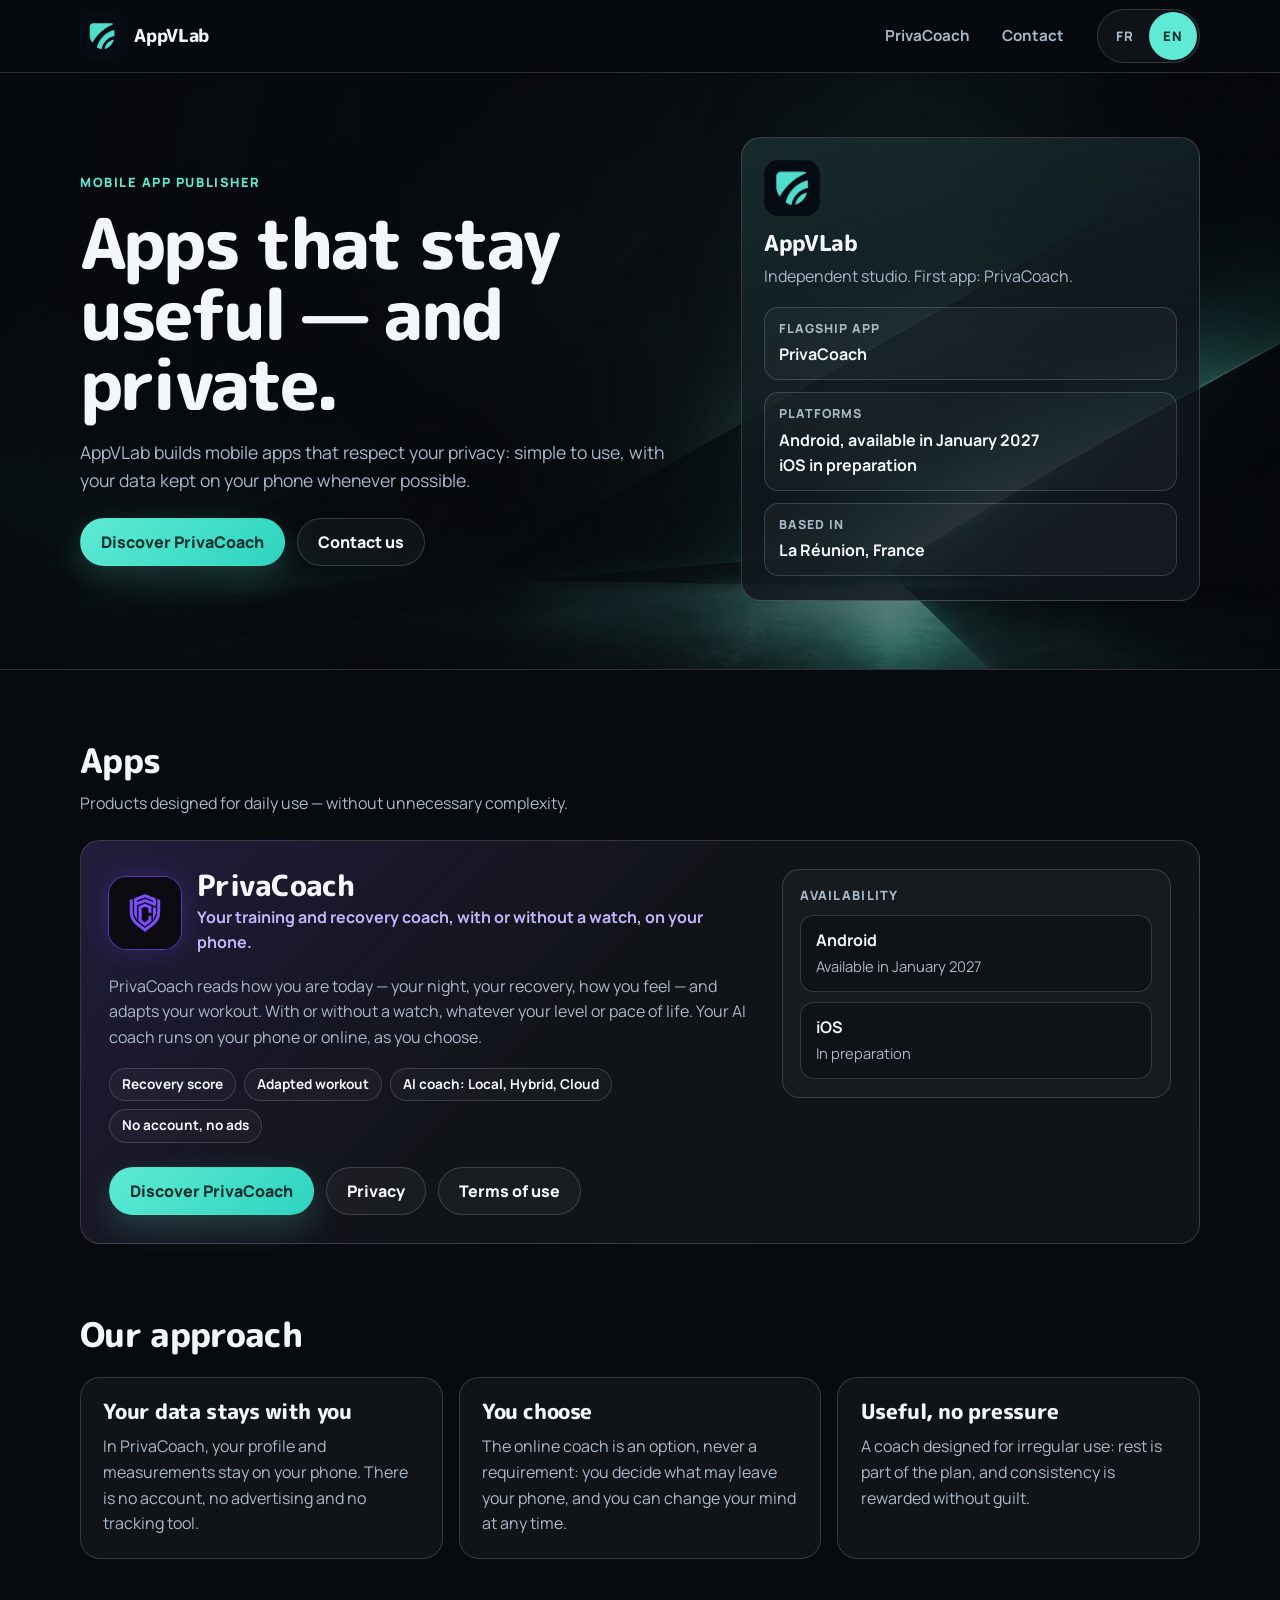
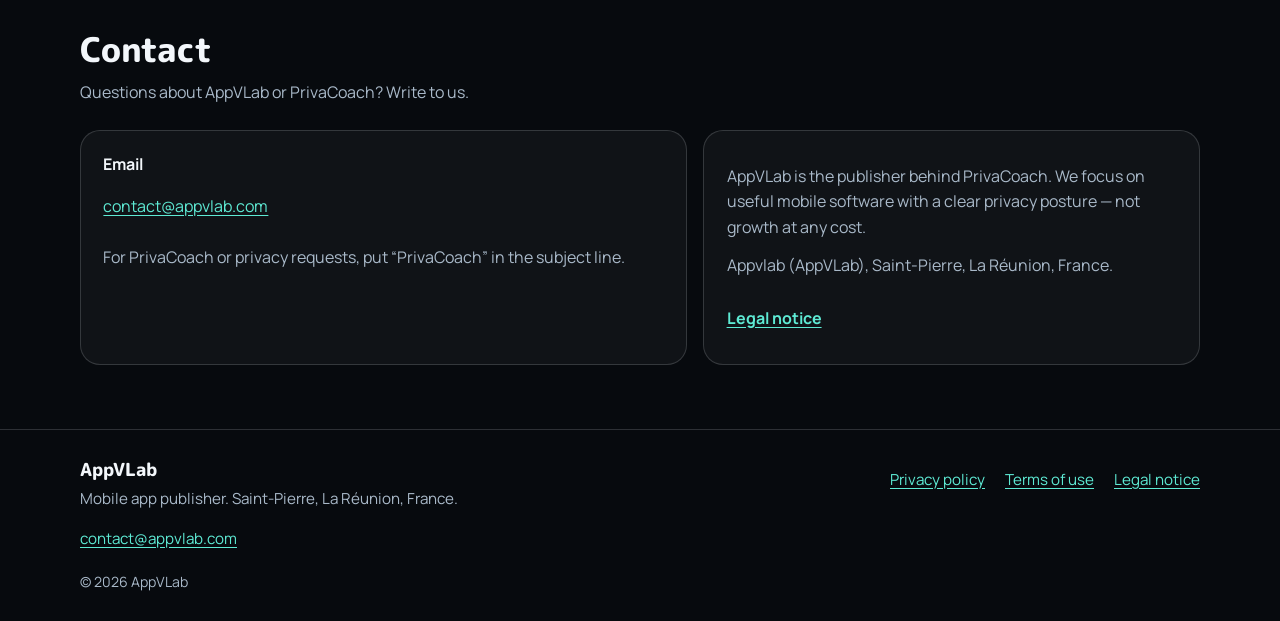
<file: index.html>
<!DOCTYPE html>
<html lang="fr" data-title-fr="AppVLab — Des apps mobiles utiles et privées" data-title-en="AppVLab — Useful, private mobile apps" data-desc-fr="AppVLab, éditeur basé à La Réunion, conçoit des applications mobiles utiles et respectueuses de ta vie privée. Découvre PrivaCoach, ton coach sport et récupération." data-desc-en="AppVLab, a publisher based in La Réunion, France, builds useful mobile apps that respect your privacy. Discover PrivaCoach, your training and recovery coach.">
  <head>
    <meta charset="utf-8" />
    <meta name="viewport" content="width=device-width, initial-scale=1" />
    <title>AppVLab — Des apps mobiles utiles et privées</title>
    <meta name="description" content="AppVLab, éditeur basé à La Réunion, conçoit des applications mobiles utiles et respectueuses de ta vie privée. Découvre PrivaCoach, ton coach sport et récupération." />
    <link rel="canonical" href="https://appvlab.com/" />
    <meta name="color-scheme" content="dark" />
    <meta name="theme-color" content="#070a0e" />
    <meta property="og:type" content="website" />
    <meta property="og:site_name" content="AppVLab" />
    <meta property="og:locale" content="fr_FR" />
    <meta property="og:locale:alternate" content="en_US" />
    <meta property="og:title" content="AppVLab — Des apps mobiles utiles et privées" />
    <meta property="og:description" content="AppVLab, éditeur basé à La Réunion, conçoit des applications mobiles utiles et respectueuses de ta vie privée. Découvre PrivaCoach, ton coach sport et récupération." />
    <meta property="og:url" content="https://appvlab.com/" />
    <meta property="og:image" content="https://appvlab.com/assets/apple-touch-icon.png" />
    <meta name="twitter:card" content="summary" />
    <link rel="icon" href="/assets/favicon-48.png" type="image/png" sizes="48x48" />
    <link rel="apple-touch-icon" href="/assets/apple-touch-icon.png" />
    <link rel="preload" href="/assets/fonts/manrope-latin-var.woff2" as="font" type="font/woff2" crossorigin />
    <link rel="preload" href="/assets/fonts/mplus-rounded-1c-800-latin.woff2" as="font" type="font/woff2" crossorigin />
    <link rel="stylesheet" href="/assets/site.css" />
    <script src="/assets/site.js"></script>
  </head>
  <body data-theme="app">
    <a class="skip-link" href="#contenu"><span data-l="fr">Aller au contenu</span><span data-l="en">Skip to content</span></a>
    <header class="topbar">
      <div class="shell topbar-inner">
        <a class="brand" href="/">
          <img src="/assets/logo-128.png" alt="" width="44" height="44" />
          <span class="brand-name">AppVLab</span>
        </a>
        <nav class="nav" aria-label="Navigation principale" data-aria-fr="Navigation principale" data-aria-en="Main navigation">
          <a href="/privacoach/">PrivaCoach</a>
          <a href="/#contact">Contact</a>
        </nav>
        <div class="lang" role="group" aria-label="Langue / Language">
          <button type="button" data-lang="fr" lang="fr" aria-pressed="true" aria-label="Français">FR</button>
          <button type="button" data-lang="en" lang="en" aria-pressed="false" aria-label="English">EN</button>
        </div>
      </div>
    </header>
    <main id="contenu">
      <section class="hero" id="accueil" aria-label="Présentation d’AppVLab" data-aria-fr="Présentation d’AppVLab" data-aria-en="About AppVLab">
        <div class="shell hero-grid">
          <div>
            <p class="eyebrow"><span data-l="fr">Éditeur d’applications mobiles</span><span data-l="en">Mobile app publisher</span></p>
            <h1><span data-l="fr">Des apps utiles — et privées.</span><span data-l="en">Apps that stay useful — and private.</span></h1>
            <p class="lead"><span data-l="fr">AppVLab conçoit des applications mobiles qui respectent ta vie privée : simples à utiliser, avec tes données sur ton téléphone quand c’est possible.</span><span data-l="en">AppVLab builds mobile apps that respect your privacy: simple to use, with your data kept on your phone whenever possible.</span></p>
            <div class="cta-row">
              <a class="btn btn-primary" href="/privacoach/"><span data-l="fr">Découvrir PrivaCoach</span><span data-l="en">Discover PrivaCoach</span></a>
              <a class="btn btn-ghost" href="#contact"><span data-l="fr">Nous contacter</span><span data-l="en">Contact us</span></a>
            </div>
          </div>
          <aside class="hero-panel" aria-label="À propos d’AppVLab" data-aria-fr="À propos d’AppVLab" data-aria-en="About AppVLab">
            <img class="logo-mark" src="/assets/logo-128.png" alt="" width="56" height="56" />
            <h2>AppVLab</h2>
            <p style="margin-top:.55rem;color:var(--muted)"><span data-l="fr">Studio indépendant. Première application : PrivaCoach.</span><span data-l="en">Independent studio. First app: PrivaCoach.</span></p>
            <dl class="facts">
              <div><dt><span data-l="fr">App phare</span><span data-l="en">Flagship app</span></dt><dd>PrivaCoach</dd></div>
              <div><dt><span data-l="fr">Plateformes</span><span data-l="en">Platforms</span></dt><dd><span data-l="fr">Android, disponible en janvier 2027</span><span data-l="en">Android, available in January 2027</span><br /><span data-l="fr">iOS en préparation</span><span data-l="en">iOS in preparation</span></dd></div>
              <div><dt><span data-l="fr">Basé à</span><span data-l="en">Based in</span></dt><dd><span data-l="fr">La Réunion, France</span><span data-l="en">La Réunion, France</span></dd></div>
            </dl>
          </aside>
        </div>
      </section>

      <div class="shell">
        <section class="section" id="apps" aria-labelledby="apps-title">
          <div class="section-head">
            <h2 id="apps-title"><span data-l="fr">Applications</span><span data-l="en">Apps</span></h2>
            <p><span data-l="fr">Des produits pensés pour le quotidien — sans complexité inutile.</span><span data-l="en">Products designed for daily use — without unnecessary complexity.</span></p>
          </div>
          <article class="app-card">
            <div>
              <div class="app-id">
                <img src="/assets/privacoach-icon-256.png" alt="" width="72" height="72" />
                <div>
                  <h3>PrivaCoach</h3>
                  <p class="tagline"><span data-l="fr">Ton coach sport et récupération, avec ou sans montre, sur ton téléphone.</span><span data-l="en">Your training and recovery coach, with or without a watch, on your phone.</span></p>
                </div>
              </div>
              <p class="body"><span data-l="fr">PrivaCoach lit ta forme du jour — ta nuit, ta récupération, ton ressenti — et adapte ta séance. Avec ou sans montre, quel que soit ton niveau ou ton rythme de vie. Ton coach IA tourne sur ton téléphone ou en ligne, selon ton choix.</span><span data-l="en">PrivaCoach reads how you are today — your night, your recovery, how you feel — and adapts your workout. With or without a watch, whatever your level or pace of life. Your AI coach runs on your phone or online, as you choose.</span></p>
              <ul class="chips">
                <li class="chip"><span data-l="fr">Score de récupération</span><span data-l="en">Recovery score</span></li>
                <li class="chip"><span data-l="fr">Séance adaptée</span><span data-l="en">Adapted workout</span></li>
                <li class="chip"><span data-l="fr">Coach IA : Local, Hybride, Cloud</span><span data-l="en">AI coach: Local, Hybrid, Cloud</span></li>
                <li class="chip"><span data-l="fr">Sans compte, sans publicité</span><span data-l="en">No account, no ads</span></li>
              </ul>
              <div class="cta-row">
                <a class="btn btn-primary" href="/privacoach/"><span data-l="fr">Découvrir PrivaCoach</span><span data-l="en">Discover PrivaCoach</span></a>
                <a class="btn btn-ghost" href="https://privacy.appvlab.com/privacy/?lang=fr"><span data-l="fr">Confidentialité</span><span data-l="en">Privacy</span></a>
                <a class="btn btn-ghost" href="https://privacy.appvlab.com/terms/?lang=fr"><span data-l="fr">CGU</span><span data-l="en">Terms of use</span></a>
              </div>
            </div>
            <div class="side-box">
              <h3><span data-l="fr">Disponibilité</span><span data-l="en">Availability</span></h3>
              <ul>
                <li><b>Android</b><span><span data-l="fr">Disponible en janvier 2027</span><span data-l="en">Available in January 2027</span></span></li>
                <li><b>iOS</b><span><span data-l="fr">En préparation</span><span data-l="en">In preparation</span></span></li>
              </ul>
            </div>
          </article>
        </section>

        <section class="section" id="approche" aria-labelledby="approche-title">
          <div class="section-head">
            <h2 id="approche-title"><span data-l="fr">Notre approche</span><span data-l="en">Our approach</span></h2>
          </div>
          <div class="grid">
            <article class="card"><h3><span data-l="fr">Tes données chez toi</span><span data-l="en">Your data stays with you</span></h3><p><span data-l="fr">Dans PrivaCoach, ton profil et tes mesures restent sur ton téléphone. Il n’y a ni compte, ni publicité, ni outil de suivi.</span><span data-l="en">In PrivaCoach, your profile and measurements stay on your phone. There is no account, no advertising and no tracking tool.</span></p></article>
            <article class="card"><h3><span data-l="fr">Tu choisis</span><span data-l="en">You choose</span></h3><p><span data-l="fr">Le coach en ligne est une option, jamais une obligation : tu décides ce qui peut quitter ton téléphone et tu peux changer d’avis à tout moment.</span><span data-l="en">The online coach is an option, never a requirement: you decide what may leave your phone, and you can change your mind at any time.</span></p></article>
            <article class="card"><h3><span data-l="fr">Utile, sans pression</span><span data-l="en">Useful, no pressure</span></h3><p><span data-l="fr">Un coach pensé pour un usage irrégulier : le repos fait partie du programme et la régularité se récompense sans culpabiliser.</span><span data-l="en">A coach designed for irregular use: rest is part of the plan, and consistency is rewarded without guilt.</span></p></article>
          </div>
        </section>

        <section class="section" id="contact" aria-labelledby="contact-title">
          <div class="section-head">
            <h2 id="contact-title">Contact</h2>
            <p><span data-l="fr">Une question sur AppVLab ou PrivaCoach ? Écris-nous.</span><span data-l="en">Questions about AppVLab or PrivaCoach? Write to us.</span></p>
          </div>
          <div class="contact-grid">
            <div class="card contact-card">
              <strong>Email</strong>
              <a class="email" href="mailto:contact@appvlab.com">contact@appvlab.com</a>
              <p class="hint"><span data-l="fr">Pour PrivaCoach ou la confidentialité, indique « PrivaCoach » dans l’objet.</span><span data-l="en">For PrivaCoach or privacy requests, put “PrivaCoach” in the subject line.</span></p>
            </div>
            <div class="card">
              <p><span data-l="fr">AppVLab est l’éditeur de PrivaCoach. Nous construisons des logiciels mobiles utiles, avec une posture claire sur la vie privée — pas la croissance à tout prix.</span><span data-l="en">AppVLab is the publisher behind PrivaCoach. We focus on useful mobile software with a clear privacy posture — not growth at any cost.</span></p>
              <p style="margin-top:.8rem"><span data-l="fr">Appvlab (AppVLab), Saint-Pierre, La Réunion, France.</span><span data-l="en">Appvlab (AppVLab), Saint-Pierre, La Réunion, France.</span></p>
              <div class="links-row"><a href="/mentions-legales/"><span data-l="fr">Mentions légales</span><span data-l="en">Legal notice</span></a></div>
            </div>
          </div>
        </section>
      </div>
    </main>
    <footer class="site-footer">
      <div class="shell footer-inner">
        <div class="footer-id">
          <p class="footer-name">AppVLab</p>
          <p><span data-l="fr">Éditeur d’applications mobiles. Saint-Pierre, La Réunion, France.</span><span data-l="en">Mobile app publisher. Saint-Pierre, La Réunion, France.</span></p>
          <p><a href="mailto:contact@appvlab.com" class="email">contact@appvlab.com</a></p>
        </div>
        <nav class="footer-links" aria-label="Pied de page" data-aria-fr="Pied de page" data-aria-en="Footer">
          <a href="https://privacy.appvlab.com/privacy/?lang=fr"><span data-l="fr">Politique de confidentialité</span><span data-l="en">Privacy policy</span></a>
          <a href="https://privacy.appvlab.com/terms/?lang=fr"><span data-l="fr">CGU</span><span data-l="en">Terms of use</span></a>
          <a href="/mentions-legales/"><span data-l="fr">Mentions légales</span><span data-l="en">Legal notice</span></a>
        </nav>
      </div>
      <div class="shell footer-bottom">
        <p>© 2026 AppVLab</p>
      </div>
    </footer>
    <!-- Privacy-friendly analytics (no cookies / no personal tracking). -->
    <script
      data-goatcounter="https://appvlab.goatcounter.com/count"
      async
      src="https://gc.zgo.at/count.js"
    ></script>
  </body>
</html>
</file>
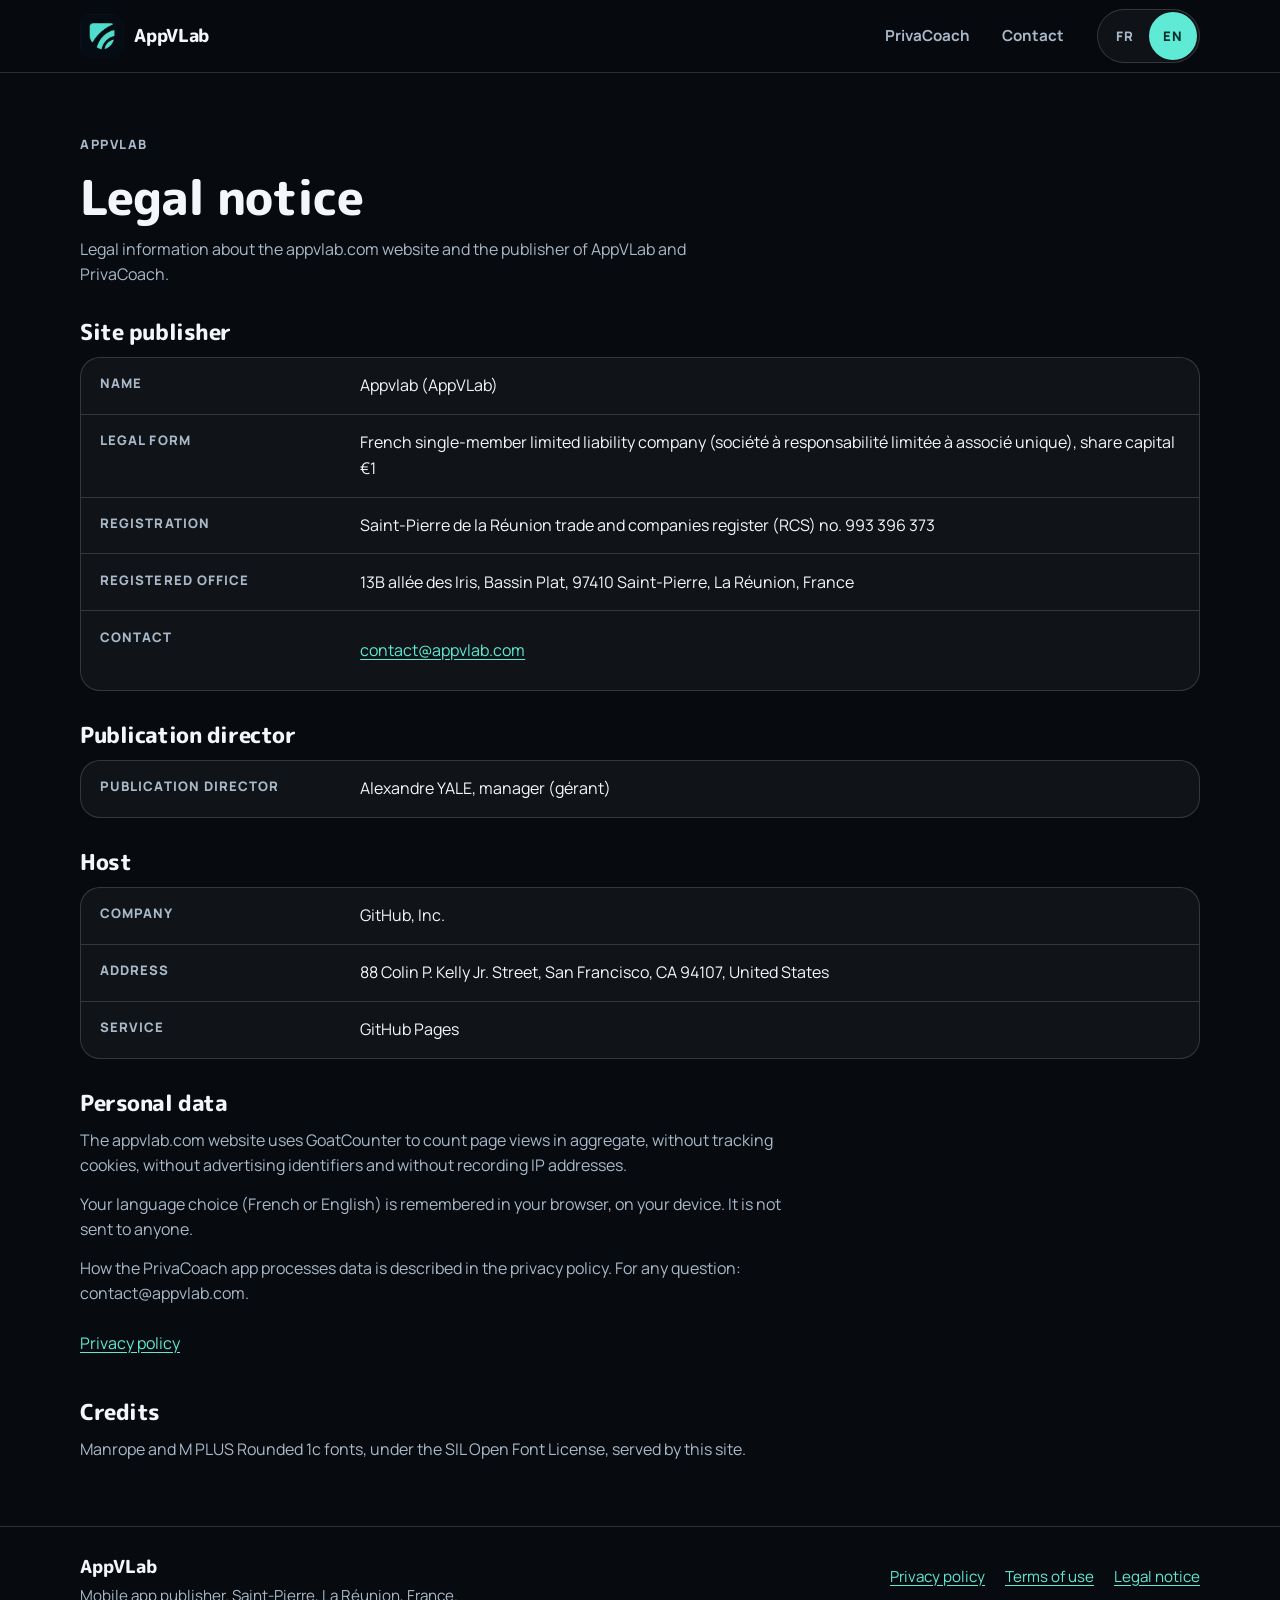
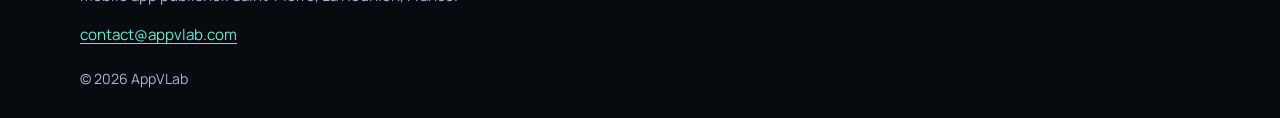
<file: mentions-legales/index.html>
<!DOCTYPE html>
<html lang="fr" data-title-fr="Mentions légales — AppVLab" data-title-en="Legal notice — AppVLab" data-desc-fr="Mentions légales du site appvlab.com : éditeur Appvlab (AppVLab), directeur de la publication, contact, hébergeur et données personnelles." data-desc-en="Legal notice for appvlab.com: publisher Appvlab (AppVLab), publication director, contact, host and personal data.">
  <head>
    <meta charset="utf-8" />
    <meta name="viewport" content="width=device-width, initial-scale=1" />
    <title>Mentions légales — AppVLab</title>
    <meta name="description" content="Mentions légales du site appvlab.com : éditeur Appvlab (AppVLab), directeur de la publication, contact, hébergeur et données personnelles." />
    <link rel="canonical" href="https://appvlab.com/mentions-legales/" />
    <meta name="color-scheme" content="dark" />
    <meta name="theme-color" content="#070a0e" />
    <meta property="og:type" content="website" />
    <meta property="og:site_name" content="AppVLab" />
    <meta property="og:locale" content="fr_FR" />
    <meta property="og:locale:alternate" content="en_US" />
    <meta property="og:title" content="Mentions légales — AppVLab" />
    <meta property="og:description" content="Mentions légales du site appvlab.com : éditeur Appvlab (AppVLab), directeur de la publication, contact, hébergeur et données personnelles." />
    <meta property="og:url" content="https://appvlab.com/mentions-legales/" />
    <meta property="og:image" content="https://appvlab.com/assets/apple-touch-icon.png" />
    <meta name="twitter:card" content="summary" />
    <link rel="icon" href="/assets/favicon-48.png" type="image/png" sizes="48x48" />
    <link rel="apple-touch-icon" href="/assets/apple-touch-icon.png" />
    <link rel="preload" href="/assets/fonts/manrope-latin-var.woff2" as="font" type="font/woff2" crossorigin />
    <link rel="preload" href="/assets/fonts/mplus-rounded-1c-800-latin.woff2" as="font" type="font/woff2" crossorigin />
    <link rel="stylesheet" href="/assets/site.css" />
    <script src="/assets/site.js"></script>
  </head>
  <body data-theme="app">
    <a class="skip-link" href="#contenu"><span data-l="fr">Aller au contenu</span><span data-l="en">Skip to content</span></a>
    <header class="topbar">
      <div class="shell topbar-inner">
        <a class="brand" href="/">
          <img src="/assets/logo-128.png" alt="" width="44" height="44" />
          <span class="brand-name">AppVLab</span>
        </a>
        <nav class="nav" aria-label="Navigation principale" data-aria-fr="Navigation principale" data-aria-en="Main navigation">
          <a href="/privacoach/">PrivaCoach</a>
          <a href="/#contact">Contact</a>
        </nav>
        <div class="lang" role="group" aria-label="Langue / Language">
          <button type="button" data-lang="fr" lang="fr" aria-pressed="true" aria-label="Français">FR</button>
          <button type="button" data-lang="en" lang="en" aria-pressed="false" aria-label="English">EN</button>
        </div>
      </div>
    </header>
    <main id="contenu">
      <div class="shell">
        <div class="page-title">
          <p class="eyebrow"><span data-l="fr">AppVLab</span><span data-l="en">AppVLab</span></p>
          <h1><span data-l="fr">Mentions légales</span><span data-l="en">Legal notice</span></h1>
          <p><span data-l="fr">Informations légales sur le site appvlab.com et sur l’éditeur d’AppVLab et de PrivaCoach.</span><span data-l="en">Legal information about the appvlab.com website and the publisher of AppVLab and PrivaCoach.</span></p>
        </div>

        <section class="legal-block" aria-labelledby="editeur-title">
          <h2 id="editeur-title"><span data-l="fr">Éditeur du site</span><span data-l="en">Site publisher</span></h2>
          <dl class="legal-list">
            <div><dt><span data-l="fr">Dénomination</span><span data-l="en">Name</span></dt><dd><span data-l="fr">Appvlab (AppVLab)</span><span data-l="en">Appvlab (AppVLab)</span></dd></div>
            <div><dt><span data-l="fr">Forme juridique</span><span data-l="en">Legal form</span></dt><dd><span data-l="fr">Société à responsabilité limitée à associé unique, au capital de 1 €</span><span data-l="en">French single-member limited liability company (société à responsabilité limitée à associé unique), share capital €1</span></dd></div>
            <div><dt><span data-l="fr">Immatriculation</span><span data-l="en">Registration</span></dt><dd><span data-l="fr">RCS Saint-Pierre de la Réunion 993 396 373</span><span data-l="en">Saint-Pierre de la Réunion trade and companies register (RCS) no. 993 396 373</span></dd></div>
            <div><dt><span data-l="fr">Siège</span><span data-l="en">Registered office</span></dt><dd><span data-l="fr">13B allée des Iris, Bassin Plat, 97410 Saint-Pierre, La Réunion, France</span><span data-l="en">13B allée des Iris, Bassin Plat, 97410 Saint-Pierre, La Réunion, France</span></dd></div>
            <div><dt><span data-l="fr">Contact</span><span data-l="en">Contact</span></dt><dd><a class="email" href="mailto:contact@appvlab.com">contact@appvlab.com</a></dd></div>
          </dl>
        </section>

        <section class="legal-block" aria-labelledby="direction-title">
          <h2 id="direction-title"><span data-l="fr">Direction de la publication</span><span data-l="en">Publication director</span></h2>
          <dl class="legal-list">
            <div><dt><span data-l="fr">Directeur de la publication</span><span data-l="en">Publication director</span></dt><dd><span data-l="fr">Alexandre YALE, gérant</span><span data-l="en">Alexandre YALE, manager (gérant)</span></dd></div>
          </dl>
        </section>

        <section class="legal-block" aria-labelledby="hebergeur-title">
          <h2 id="hebergeur-title"><span data-l="fr">Hébergeur</span><span data-l="en">Host</span></h2>
          <dl class="legal-list">
            <div><dt><span data-l="fr">Société</span><span data-l="en">Company</span></dt><dd><span data-l="fr">GitHub, Inc.</span><span data-l="en">GitHub, Inc.</span></dd></div>
            <div><dt><span data-l="fr">Adresse</span><span data-l="en">Address</span></dt><dd><span data-l="fr">88 Colin P. Kelly Jr. Street, San Francisco, CA 94107, États-Unis</span><span data-l="en">88 Colin P. Kelly Jr. Street, San Francisco, CA 94107, United States</span></dd></div>
            <div><dt><span data-l="fr">Service</span><span data-l="en">Service</span></dt><dd><span data-l="fr">GitHub Pages</span><span data-l="en">GitHub Pages</span></dd></div>
          </dl>
        </section>

        <section class="legal-block" aria-labelledby="donnees-title">
          <h2 id="donnees-title"><span data-l="fr">Données personnelles</span><span data-l="en">Personal data</span></h2>
          <p><span data-l="fr">Le site appvlab.com utilise GoatCounter pour compter les pages vues de façon globale, sans cookie de suivi, sans identifiant publicitaire et sans enregistrer les adresses IP.</span><span data-l="en">The appvlab.com website uses GoatCounter to count page views in aggregate, without tracking cookies, without advertising identifiers and without recording IP addresses.</span></p>
          <p><span data-l="fr">Ton choix de langue (français ou anglais) est mémorisé dans ton navigateur, sur ton appareil. Il n’est transmis à personne.</span><span data-l="en">Your language choice (French or English) is remembered in your browser, on your device. It is not sent to anyone.</span></p>
          <p><span data-l="fr">Le traitement des données de l’application PrivaCoach est décrit dans la politique de confidentialité. Pour toute question : contact@appvlab.com.</span><span data-l="en">How the PrivaCoach app processes data is described in the privacy policy. For any question: contact@appvlab.com.</span></p>
          <p><a href="https://privacy.appvlab.com/privacy/?lang=fr"><span data-l="fr">Politique de confidentialité</span><span data-l="en">Privacy policy</span></a></p>
        </section>

        <section class="legal-block" aria-labelledby="credits-title">
          <h2 id="credits-title"><span data-l="fr">Crédits</span><span data-l="en">Credits</span></h2>
          <p><span data-l="fr">Polices Manrope et M PLUS Rounded 1c, sous licence SIL Open Font License, servies par ce site.</span><span data-l="en">Manrope and M PLUS Rounded 1c fonts, under the SIL Open Font License, served by this site.</span></p>
        </section>
      </div>
    </main>
    <footer class="site-footer">
      <div class="shell footer-inner">
        <div class="footer-id">
          <p class="footer-name">AppVLab</p>
          <p><span data-l="fr">Éditeur d’applications mobiles. Saint-Pierre, La Réunion, France.</span><span data-l="en">Mobile app publisher. Saint-Pierre, La Réunion, France.</span></p>
          <p><a href="mailto:contact@appvlab.com" class="email">contact@appvlab.com</a></p>
        </div>
        <nav class="footer-links" aria-label="Pied de page" data-aria-fr="Pied de page" data-aria-en="Footer">
          <a href="https://privacy.appvlab.com/privacy/?lang=fr"><span data-l="fr">Politique de confidentialité</span><span data-l="en">Privacy policy</span></a>
          <a href="https://privacy.appvlab.com/terms/?lang=fr"><span data-l="fr">CGU</span><span data-l="en">Terms of use</span></a>
          <a href="/mentions-legales/"><span data-l="fr">Mentions légales</span><span data-l="en">Legal notice</span></a>
        </nav>
      </div>
      <div class="shell footer-bottom">
        <p>© 2026 AppVLab</p>
      </div>
    </footer>
    <!-- Privacy-friendly analytics (no cookies / no personal tracking). -->
    <script
      data-goatcounter="https://appvlab.goatcounter.com/count"
      async
      src="https://gc.zgo.at/count.js"
    ></script>
  </body>
</html>
</file>
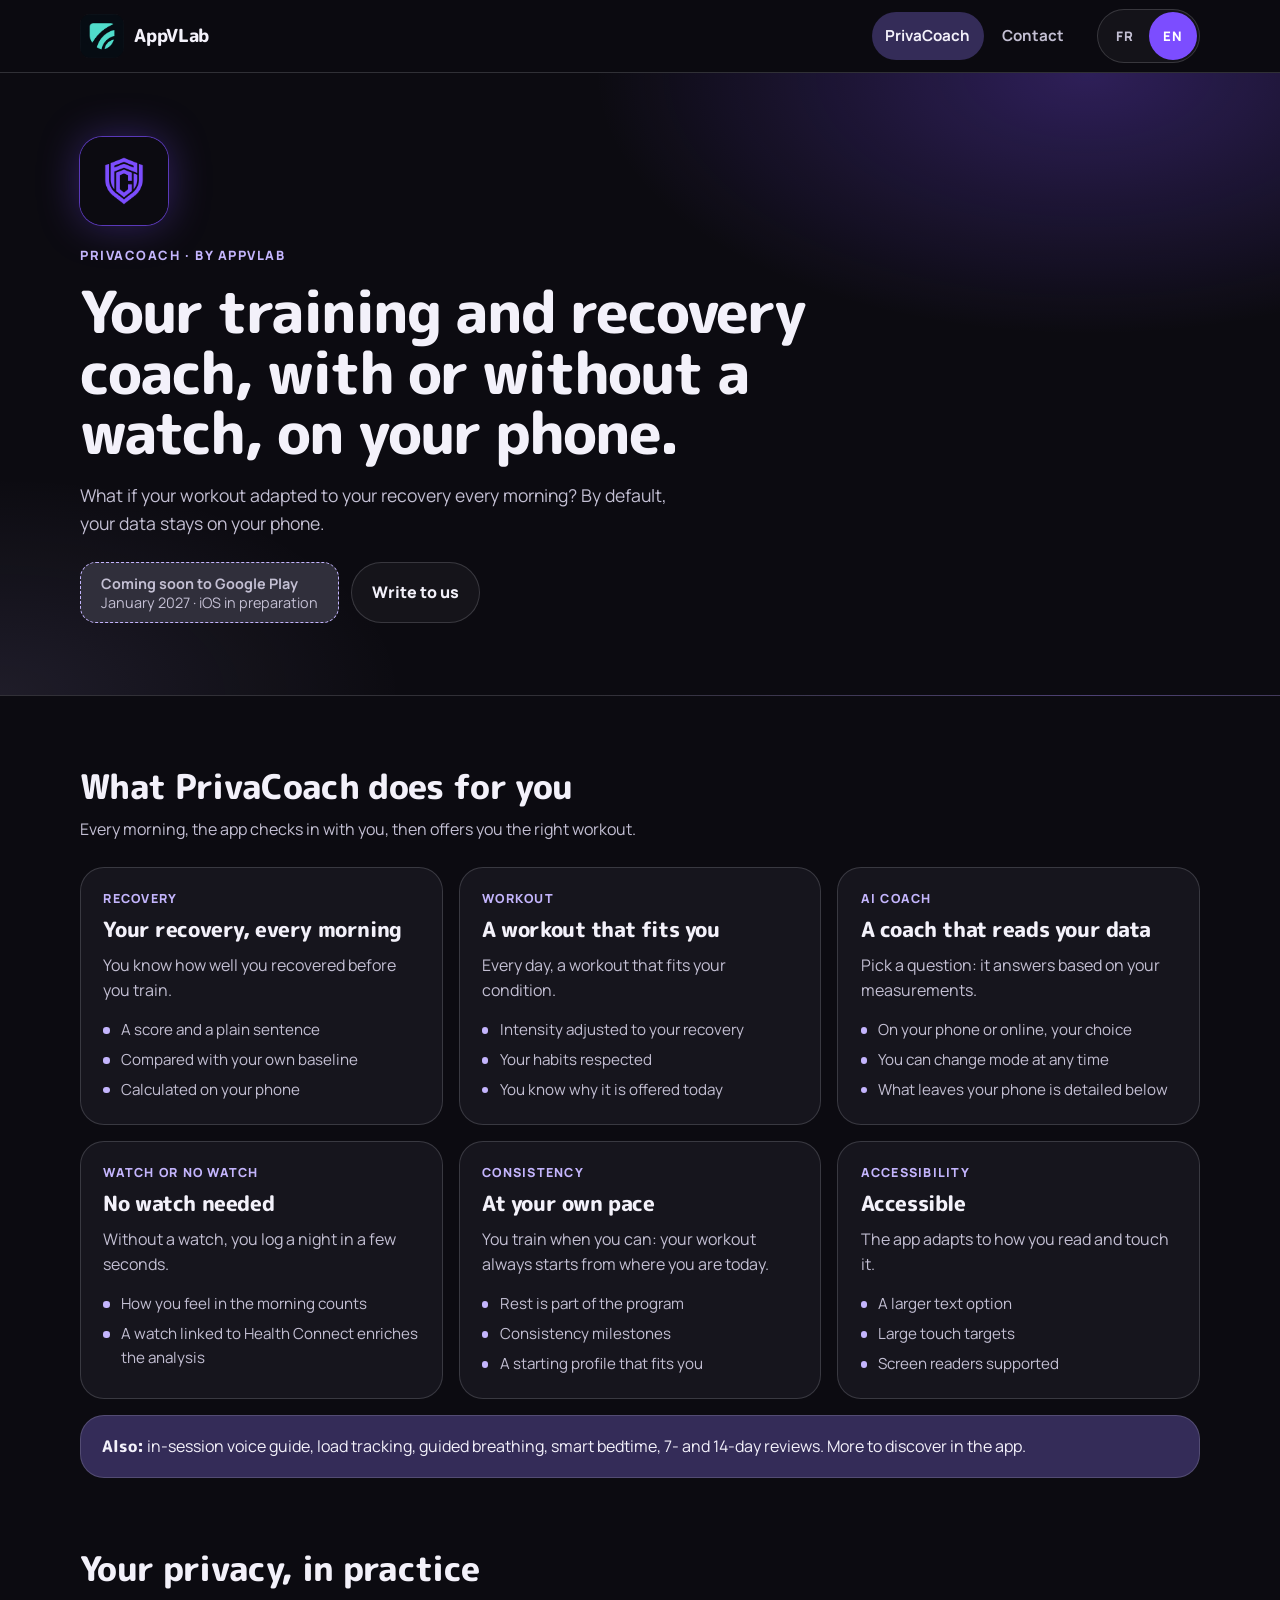
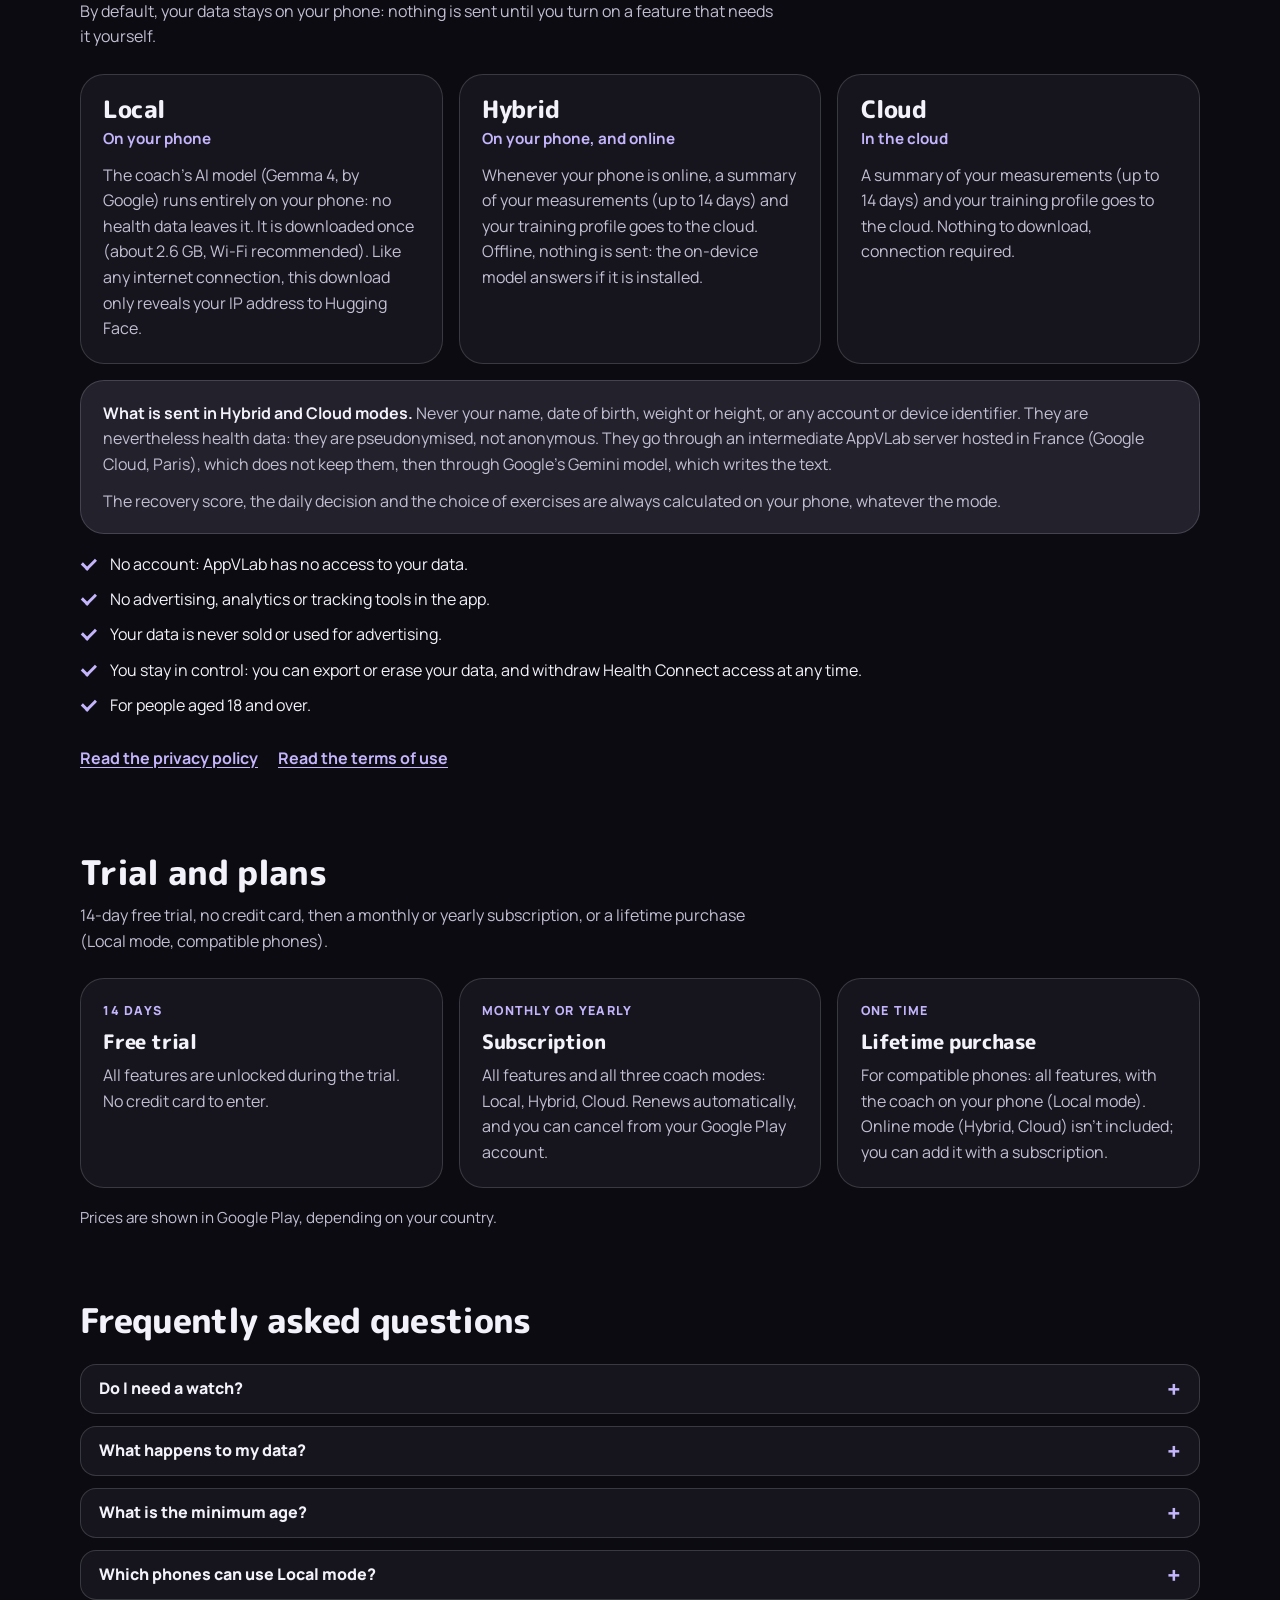
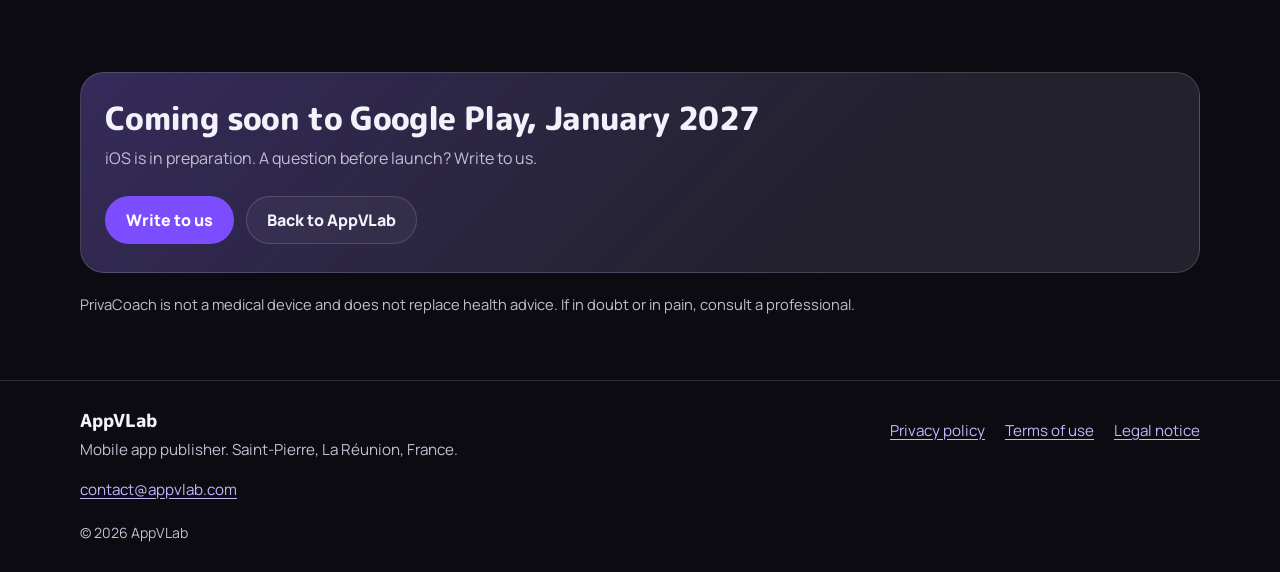
<file: privacoach/index.html>
<!DOCTYPE html>
<html lang="fr" data-title-fr="PrivaCoach — Ton coach sport et récupération, avec ou sans montre | AppVLab" data-title-en="PrivaCoach — Your training and recovery coach, with or without a watch | AppVLab" data-desc-fr="PrivaCoach adapte ta séance du jour à ta récupération, avec ou sans montre. Coach IA Local, Hybride ou Cloud, sans compte ni publicité. Android, janvier 2027." data-desc-en="PrivaCoach adapts your daily workout to your recovery, with or without a watch. Local, Hybrid or Cloud AI coach, no account, no ads. Android, January 2027.">
  <head>
    <meta charset="utf-8" />
    <meta name="viewport" content="width=device-width, initial-scale=1" />
    <title>PrivaCoach — Ton coach sport et récupération, avec ou sans montre | AppVLab</title>
    <meta name="description" content="PrivaCoach adapte ta séance du jour à ta récupération, avec ou sans montre. Coach IA Local, Hybride ou Cloud, sans compte ni publicité. Android, janvier 2027." />
    <link rel="canonical" href="https://appvlab.com/privacoach/" />
    <meta name="color-scheme" content="dark" />
    <meta name="theme-color" content="#0C0B11" />
    <meta property="og:type" content="website" />
    <meta property="og:site_name" content="AppVLab" />
    <meta property="og:locale" content="fr_FR" />
    <meta property="og:locale:alternate" content="en_US" />
    <meta property="og:title" content="PrivaCoach — Ton coach sport et récupération, avec ou sans montre | AppVLab" />
    <meta property="og:description" content="PrivaCoach adapte ta séance du jour à ta récupération, avec ou sans montre. Coach IA Local, Hybride ou Cloud, sans compte ni publicité. Android, janvier 2027." />
    <meta property="og:url" content="https://appvlab.com/privacoach/" />
    <meta property="og:image" content="https://appvlab.com/assets/privacoach-icon-256.png" />
    <meta name="twitter:card" content="summary" />
    <link rel="icon" href="/assets/favicon-48.png" type="image/png" sizes="48x48" />
    <link rel="apple-touch-icon" href="/assets/apple-touch-icon.png" />
    <link rel="preload" href="/assets/fonts/manrope-latin-var.woff2" as="font" type="font/woff2" crossorigin />
    <link rel="preload" href="/assets/fonts/mplus-rounded-1c-800-latin.woff2" as="font" type="font/woff2" crossorigin />
    <link rel="stylesheet" href="/assets/site.css" />
    <script src="/assets/site.js"></script>
  </head>
  <body data-theme="pc">
    <a class="skip-link" href="#contenu"><span data-l="fr">Aller au contenu</span><span data-l="en">Skip to content</span></a>
    <header class="topbar">
      <div class="shell topbar-inner">
        <a class="brand" href="/">
          <img src="/assets/logo-128.png" alt="" width="44" height="44" />
          <span class="brand-name">AppVLab</span>
        </a>
        <nav class="nav" aria-label="Navigation principale" data-aria-fr="Navigation principale" data-aria-en="Main navigation">
          <a href="/privacoach/" aria-current="page">PrivaCoach</a>
          <a href="/#contact">Contact</a>
        </nav>
        <div class="lang" role="group" aria-label="Langue / Language">
          <button type="button" data-lang="fr" lang="fr" aria-pressed="true" aria-label="Français">FR</button>
          <button type="button" data-lang="en" lang="en" aria-pressed="false" aria-label="English">EN</button>
        </div>
      </div>
    </header>
    <main id="contenu">
      <section class="pc-hero">
        <div class="shell pc-hero-grid">
          <div>
            <img class="pc-icon" src="/assets/privacoach-icon-256.png" alt="Icône de l’app PrivaCoach" data-l="fr" width="88" height="88" />
            <img class="pc-icon" src="/assets/privacoach-icon-256.png" alt="PrivaCoach app icon" data-l="en" width="88" height="88" />
            <p class="eyebrow"><span data-l="fr">PrivaCoach · par AppVLab</span><span data-l="en">PrivaCoach · by AppVLab</span></p>
            <h1><span data-l="fr">Ton coach sport et récupération, avec ou sans montre, sur ton téléphone.</span><span data-l="en">Your training and recovery coach, with or without a watch, on your phone.</span></h1>
            <p class="lead"><span data-l="fr">Et si ta séance s’adaptait chaque matin à ta récupération ? Par défaut, tes données restent sur ton téléphone.</span><span data-l="en">What if your workout adapted to your recovery every morning? By default, your data stays on your phone.</span></p>
            <div class="cta-row">
              <p class="soon">
                <strong><span data-l="fr">Bientôt sur Google Play</span><span data-l="en">Coming soon to Google Play</span></strong>
                <span><span data-l="fr">Janvier 2027 · iOS en préparation</span><span data-l="en">January 2027 · iOS in preparation</span></span>
              </p>
              <a class="btn btn-ghost" href="mailto:contact@appvlab.com?subject=PrivaCoach"><span data-l="fr">Nous écrire</span><span data-l="en">Write to us</span></a>
            </div>
            
          </div>
        </div>
      </section>

      <div class="shell">
        <section class="section" id="points-forts" aria-labelledby="pf-title">
          <div class="section-head">
            <h2 id="pf-title"><span data-l="fr">Ce que PrivaCoach fait pour toi</span><span data-l="en">What PrivaCoach does for you</span></h2>
            <p><span data-l="fr">Chaque matin, l’app fait le point avec toi, puis te propose la bonne séance.</span><span data-l="en">Every morning, the app checks in with you, then offers you the right workout.</span></p>
          </div>
          <div class="grid">
          <article class="card">
            <p class="label"><span data-l="fr">Récupération</span><span data-l="en">Recovery</span></p>
            <h3><span data-l="fr">Ta récupération, chaque matin</span><span data-l="en">Your recovery, every morning</span></h3>
            <p><span data-l="fr">Tu sais comment tu as récupéré avant de t’entraîner.</span><span data-l="en">You know how well you recovered before you train.</span></p>
            <ul class="points">
              <li><span data-l="fr">Un score et une phrase simple</span><span data-l="en">A score and a plain sentence</span></li>
              <li><span data-l="fr">Comparé à tes propres repères</span><span data-l="en">Compared with your own baseline</span></li>
              <li><span data-l="fr">Calculé sur ton téléphone</span><span data-l="en">Calculated on your phone</span></li>
            </ul>
          </article>
          <article class="card">
            <p class="label"><span data-l="fr">Séance</span><span data-l="en">Workout</span></p>
            <h3><span data-l="fr">Une séance à ta mesure</span><span data-l="en">A workout that fits you</span></h3>
            <p><span data-l="fr">Chaque jour, une séance adaptée à ton état.</span><span data-l="en">Every day, a workout that fits your condition.</span></p>
            <ul class="points">
              <li><span data-l="fr">Intensité ajustée à ta récupération</span><span data-l="en">Intensity adjusted to your recovery</span></li>
              <li><span data-l="fr">Tes habitudes respectées</span><span data-l="en">Your habits respected</span></li>
              <li><span data-l="fr">Tu sais pourquoi elle t’est proposée</span><span data-l="en">You know why it is offered today</span></li>
            </ul>
          </article>
          <article class="card">
            <p class="label"><span data-l="fr">Coach IA</span><span data-l="en">AI coach</span></p>
            <h3><span data-l="fr">Un coach qui lit tes mesures</span><span data-l="en">A coach that reads your data</span></h3>
            <p><span data-l="fr">Choisis une question : il te répond à partir de tes mesures.</span><span data-l="en">Pick a question: it answers based on your measurements.</span></p>
            <ul class="points">
              <li><span data-l="fr">Sur ton téléphone ou en ligne, au choix</span><span data-l="en">On your phone or online, your choice</span></li>
              <li><span data-l="fr">Tu peux changer de mode à tout moment</span><span data-l="en">You can change mode at any time</span></li>
              <li><span data-l="fr">Ce qui sort du téléphone est détaillé plus bas</span><span data-l="en">What leaves your phone is detailed below</span></li>
            </ul>
          </article>
          <article class="card">
            <p class="label"><span data-l="fr">Avec ou sans montre</span><span data-l="en">Watch or no watch</span></p>
            <h3><span data-l="fr">Pas besoin de montre</span><span data-l="en">No watch needed</span></h3>
            <p><span data-l="fr">Sans montre, tu saisis une nuit en quelques secondes.</span><span data-l="en">Without a watch, you log a night in a few seconds.</span></p>
            <ul class="points">
              <li><span data-l="fr">Ton ressenti du matin compte</span><span data-l="en">How you feel in the morning counts</span></li>
              <li><span data-l="fr">Une montre reliée à Health Connect enrichit l’analyse</span><span data-l="en">A watch linked to Health Connect enriches the analysis</span></li>
            </ul>
          </article>
          <article class="card">
            <p class="label"><span data-l="fr">Régularité</span><span data-l="en">Consistency</span></p>
            <h3><span data-l="fr">À ton rythme</span><span data-l="en">At your own pace</span></h3>
            <p><span data-l="fr">Tu t’entraînes quand tu peux : ta séance part toujours de ton état du jour.</span><span data-l="en">You train when you can: your workout always starts from where you are today.</span></p>
            <ul class="points">
              <li><span data-l="fr">Le repos fait partie du programme</span><span data-l="en">Rest is part of the program</span></li>
              <li><span data-l="fr">Des jalons de régularité</span><span data-l="en">Consistency milestones</span></li>
              <li><span data-l="fr">Un profil de départ qui te ressemble</span><span data-l="en">A starting profile that fits you</span></li>
            </ul>
          </article>
          <article class="card">
            <p class="label"><span data-l="fr">Accessibilité</span><span data-l="en">Accessibility</span></p>
            <h3><span data-l="fr">Accessible</span><span data-l="en">Accessible</span></h3>
            <p><span data-l="fr">L’app s’adapte à ta façon de la lire et de la toucher.</span><span data-l="en">The app adapts to how you read and touch it.</span></p>
            <ul class="points">
              <li><span data-l="fr">Option de texte agrandi</span><span data-l="en">A larger text option</span></li>
              <li><span data-l="fr">Zones tactiles larges</span><span data-l="en">Large touch targets</span></li>
              <li><span data-l="fr">Lecteurs d’écran pris en compte</span><span data-l="en">Screen readers supported</span></li>
            </ul>
          </article>
        </div>
          <div class="also">
          <p><strong><span data-l="fr">Et aussi :</span><span data-l="en">Also:</span></strong> <span data-l="fr">guide vocal en séance, suivi des charges, respiration guidée, coucher intelligent, bilans sur 7 et 14 jours. À découvrir dans l’app.</span><span data-l="en">in-session voice guide, load tracking, guided breathing, smart bedtime, 7- and 14-day reviews. More to discover in the app.</span></p>
        </div>
        </section>

        <section class="section" id="confidentialite" aria-labelledby="priv-title">
          <div class="section-head">
            <h2 id="priv-title"><span data-l="fr">Ta vie privée, concrètement</span><span data-l="en">Your privacy, in practice</span></h2>
            <p><span data-l="fr">Par défaut, tes données restent sur ton téléphone : rien n’est envoyé tant que tu n’actives pas toi-même une fonction qui en a besoin.</span><span data-l="en">By default, your data stays on your phone: nothing is sent until you turn on a feature that needs it yourself.</span></p>
          </div>
          <div class="grid">
            <article class="card mode">
              <h3>Local</h3>
              <p class="where"><span data-l="fr">Sur ton téléphone</span><span data-l="en">On your phone</span></p>
              <p><span data-l="fr">Le modèle d’IA du coach (Gemma 4, de Google) tourne entièrement sur ton téléphone : aucune donnée de santé n’en sort. Il se télécharge une fois (environ 2,6 Go, Wi-Fi conseillé). Comme toute connexion internet, ce téléchargement laisse seulement apparaître ton adresse IP à Hugging Face.</span><span data-l="en">The coach’s AI model (Gemma 4, by Google) runs entirely on your phone: no health data leaves it. It is downloaded once (about 2.6 GB, Wi-Fi recommended). Like any internet connection, this download only reveals your IP address to Hugging Face.</span></p>
            </article>
            <article class="card mode">
              <h3><span data-l="fr">Hybride</span><span data-l="en">Hybrid</span></h3>
              <p class="where"><span data-l="fr">Sur ton téléphone, et en ligne</span><span data-l="en">On your phone, and online</span></p>
              <p><span data-l="fr">Dès que ton téléphone est en ligne, un résumé de tes mesures (jusqu’à 14 jours) et de ton profil d’entraînement part vers le cloud. Hors connexion, rien ne part : le modèle local répond s’il est installé.</span><span data-l="en">Whenever your phone is online, a summary of your measurements (up to 14 days) and your training profile goes to the cloud. Offline, nothing is sent: the on-device model answers if it is installed.</span></p>
            </article>
            <article class="card mode">
              <h3>Cloud</h3>
              <p class="where"><span data-l="fr">Dans le cloud</span><span data-l="en">In the cloud</span></p>
              <p><span data-l="fr">Un résumé de tes mesures (jusqu’à 14 jours) et de ton profil d’entraînement part vers le cloud. Rien à télécharger, connexion nécessaire.</span><span data-l="en">A summary of your measurements (up to 14 days) and your training profile goes to the cloud. Nothing to download, connection required.</span></p>
            </article>
          </div>
          <div class="callout">
            <p><span data-l="fr"><strong>Ce qui part en modes Hybride et Cloud.</strong> Ni ton nom, ni ta date de naissance, ni ton poids ou ta taille, ni identifiant de compte ou d’appareil. Ce sont pourtant des données de santé : elles sont pseudonymisées, pas anonymes. Elles passent par un serveur intermédiaire d’AppVLab hébergé en France (Google Cloud, Paris), qui ne les garde pas, puis par le modèle Gemini de Google, qui rédige le texte.</span><span data-l="en"><strong>What is sent in Hybrid and Cloud modes.</strong> Never your name, date of birth, weight or height, or any account or device identifier. They are nevertheless health data: they are pseudonymised, not anonymous. They go through an intermediate AppVLab server hosted in France (Google Cloud, Paris), which does not keep them, then through Google’s Gemini model, which writes the text.</span></p>
            <p><span data-l="fr">Le score de récupération, la décision du jour et le choix des exercices sont toujours calculés sur ton téléphone, quel que soit le mode.</span><span data-l="en">The recovery score, the daily decision and the choice of exercises are always calculated on your phone, whatever the mode.</span></p>
          </div>
          <ul class="checks">
            <li><span data-l="fr">Pas de compte : AppVLab n’a pas accès à tes données.</span><span data-l="en">No account: AppVLab has no access to your data.</span></li>
            <li><span data-l="fr">Pas de publicité, ni outil de statistiques ou de suivi dans l’app.</span><span data-l="en">No advertising, analytics or tracking tools in the app.</span></li>
            <li><span data-l="fr">Tes données ne sont ni vendues, ni utilisées pour de la publicité.</span><span data-l="en">Your data is never sold or used for advertising.</span></li>
            <li><span data-l="fr">Tu gardes la main : tu peux exporter ou effacer tes données, et retirer l’accès à Health Connect à tout moment.</span><span data-l="en">You stay in control: you can export or erase your data, and withdraw Health Connect access at any time.</span></li>
            <li><span data-l="fr">Réservé aux personnes de 18 ans et plus.</span><span data-l="en">For people aged 18 and over.</span></li>
          </ul>
          <div class="links-row">
            <a href="https://privacy.appvlab.com/privacy/?lang=fr"><span data-l="fr">Lire la politique de confidentialité</span><span data-l="en">Read the privacy policy</span></a>
            <a href="https://privacy.appvlab.com/terms/?lang=fr"><span data-l="fr">Lire les CGU</span><span data-l="en">Read the terms of use</span></a>
          </div>
        </section>

        <section class="section" id="offres" aria-labelledby="offres-title">
          <div class="section-head">
            <h2 id="offres-title"><span data-l="fr">Essai et offres</span><span data-l="en">Trial and plans</span></h2>
            <p><span data-l="fr">14 jours d’essai gratuit, sans carte bancaire, puis abonnement mensuel ou annuel, ou achat à vie (mode Local, téléphones compatibles).</span><span data-l="en">14-day free trial, no credit card, then a monthly or yearly subscription, or a lifetime purchase (Local mode, compatible phones).</span></p>
          </div>
          <div class="grid">
            <article class="card offer"><p class="label"><span data-l="fr">14 jours</span><span data-l="en">14 days</span></p><h3><span data-l="fr">Essai gratuit</span><span data-l="en">Free trial</span></h3><p><span data-l="fr">Toutes les fonctions sont débloquées pendant l’essai. Pas de carte bancaire à saisir.</span><span data-l="en">All features are unlocked during the trial. No credit card to enter.</span></p></article>
            <article class="card offer"><p class="label"><span data-l="fr">Mensuel ou annuel</span><span data-l="en">Monthly or yearly</span></p><h3><span data-l="fr">Abonnement</span><span data-l="en">Subscription</span></h3><p><span data-l="fr">Toutes les fonctions et les trois modes du coach : Local, Hybride, Cloud. Renouvelé automatiquement, annulable depuis ton compte Google Play.</span><span data-l="en">All features and all three coach modes: Local, Hybrid, Cloud. Renews automatically, and you can cancel from your Google Play account.</span></p></article>
            <article class="card offer"><p class="label"><span data-l="fr">Une seule fois</span><span data-l="en">One time</span></p><h3><span data-l="fr">Achat à vie</span><span data-l="en">Lifetime purchase</span></h3><p><span data-l="fr">Pour les téléphones compatibles : toutes les fonctions, avec le coach sur ton téléphone (mode Local). Le mode en ligne (Hybride, Cloud) n’est pas inclus ; tu peux l’ajouter avec un abonnement.</span><span data-l="en">For compatible phones: all features, with the coach on your phone (Local mode). Online mode (Hybrid, Cloud) isn’t included; you can add it with a subscription.</span></p></article>
          </div>
          <p class="fine"><span data-l="fr">Les prix sont affichés dans Google Play, selon ton pays.</span><span data-l="en">Prices are shown in Google Play, depending on your country.</span></p>
        </section>

        <section class="section" id="faq" aria-labelledby="faq-title">
          <div class="section-head">
            <h2 id="faq-title"><span data-l="fr">Questions fréquentes</span><span data-l="en">Frequently asked questions</span></h2>
          </div>
          <div class="faq">
          <details>
            <summary><span data-l="fr">Faut-il une montre ?</span><span data-l="en">Do I need a watch?</span></summary>
            <p class="answer"><span data-l="fr">Non. Sans montre, tu indiques ta nuit et ton ressenti en quelques secondes, et PrivaCoach adapte ta séance. Avec une montre qui écrit dans Health Connect, l’app lit en plus ton sommeil, ta VFC, ta fréquence cardiaque au repos et tes pas, si tu l’autorises.</span><span data-l="en">No. Without a watch, you enter your night and how you feel in a few seconds, and PrivaCoach adapts your workout. With a watch that writes to Health Connect, the app also reads your sleep, HRV, resting heart rate and steps, if you allow it.</span></p>
          </details>
          <details>
            <summary><span data-l="fr">Que deviennent mes données ?</span><span data-l="en">What happens to my data?</span></summary>
            <p class="answer"><span data-l="fr">Elles restent sur ton téléphone. Seuls les modes Hybride et Cloud envoient un résumé pseudonymisé vers le cloud, et seulement si tu les choisis. Tu peux tout effacer dans les Réglages, avec « Supprimer mes données ». Le détail est dans la politique de confidentialité.</span><span data-l="en">It stays on your phone. Only Hybrid and Cloud modes send a pseudonymised summary to the cloud, and only if you choose them. You can erase everything in Settings with “Delete my data”. The details are in the privacy policy.</span></p>
          </details>
          <details>
            <summary><span data-l="fr">Quel âge minimum ?</span><span data-l="en">What is the minimum age?</span></summary>
            <p class="answer"><span data-l="fr">PrivaCoach est réservé aux personnes de 18 ans et plus. Si tu as moins de 18 ans, n’utilise pas l’app.</span><span data-l="en">PrivaCoach is for people aged 18 and over. If you are under 18, please do not use the app.</span></p>
          </details>
          <details>
            <summary><span data-l="fr">Quels téléphones pour le mode Local ?</span><span data-l="en">Which phones can use Local mode?</span></summary>
            <p class="answer"><span data-l="fr">Il faut un téléphone récent avec assez de mémoire ; l’app te dit si le tien est compatible. L’achat à vie n’est proposé que sur les téléphones compatibles. Sur les autres, le coach fonctionne avec les modes Hybride et Cloud, grâce à un abonnement.</span><span data-l="en">You need a recent phone with enough memory; the app tells you if yours is compatible. The lifetime purchase is only offered on compatible phones. On other phones, the coach works in Hybrid and Cloud modes, with a subscription.</span></p>
          </details>
          </div>
        </section>

        <section class="section" id="disponibilite" aria-labelledby="dispo-title">
          <div class="cta-band">
            <h2 id="dispo-title"><span data-l="fr">Bientôt sur Google Play, janvier 2027</span><span data-l="en">Coming soon to Google Play, January 2027</span></h2>
            <p><span data-l="fr">iOS est en préparation. Une question avant la sortie ? Écris-nous.</span><span data-l="en">iOS is in preparation. A question before launch? Write to us.</span></p>
            <div class="cta-row">
              <a class="btn btn-primary" href="mailto:contact@appvlab.com?subject=PrivaCoach"><span data-l="fr">Nous écrire</span><span data-l="en">Write to us</span></a>
              <a class="btn btn-ghost" href="/"><span data-l="fr">Retour à AppVLab</span><span data-l="en">Back to AppVLab</span></a>
            </div>
          </div>
          <p class="health-note"><span data-l="fr">PrivaCoach n’est pas un dispositif médical et ne remplace pas un avis de santé. En cas de doute ou de douleur, consulte un professionnel.</span><span data-l="en">PrivaCoach is not a medical device and does not replace health advice. If in doubt or in pain, consult a professional.</span></p>
        </section>
      </div>
    </main>
    <footer class="site-footer">
      <div class="shell footer-inner">
        <div class="footer-id">
          <p class="footer-name">AppVLab</p>
          <p><span data-l="fr">Éditeur d’applications mobiles. Saint-Pierre, La Réunion, France.</span><span data-l="en">Mobile app publisher. Saint-Pierre, La Réunion, France.</span></p>
          <p><a href="mailto:contact@appvlab.com" class="email">contact@appvlab.com</a></p>
        </div>
        <nav class="footer-links" aria-label="Pied de page" data-aria-fr="Pied de page" data-aria-en="Footer">
          <a href="https://privacy.appvlab.com/privacy/?lang=fr"><span data-l="fr">Politique de confidentialité</span><span data-l="en">Privacy policy</span></a>
          <a href="https://privacy.appvlab.com/terms/?lang=fr"><span data-l="fr">CGU</span><span data-l="en">Terms of use</span></a>
          <a href="/mentions-legales/"><span data-l="fr">Mentions légales</span><span data-l="en">Legal notice</span></a>
        </nav>
      </div>
      <div class="shell footer-bottom">
        <p>© 2026 AppVLab</p>
      </div>
    </footer>
    <!-- Privacy-friendly analytics (no cookies / no personal tracking). -->
    <script
      data-goatcounter="https://appvlab.goatcounter.com/count"
      async
      src="https://gc.zgo.at/count.js"
    ></script>
  </body>
</html>
</file>
<file: assets/site.css>
/* AppVLab — feuille de style commune (accueil, PrivaCoach, mentions légales).
   Polices Manrope et M PLUS Rounded 1c (SIL OFL, voir assets/fonts), servies par le site. */

@font-face {
  font-family: "Manrope";
  src: url("/assets/fonts/manrope-latin-var.woff2") format("woff2");
  font-weight: 200 800;
  font-style: normal;
  font-display: swap;
}

@font-face {
  font-family: "M PLUS Rounded 1c";
  src: url("/assets/fonts/mplus-rounded-1c-800-latin.woff2") format("woff2");
  font-weight: 800;
  font-style: normal;
  font-display: swap;
}

:root {
  color-scheme: dark;
  --bg: #070a0e;
  --surface: #10161d;
  --surface-2: #17202a;
  --ink: #f3f7fb;
  --muted: #a9b9c9;
  --accent: #5eead4;
  --accent-2: #2dd4bf;
  --on-accent: #042f2e;
  --link: #5eead4;
  --link-hover: #a7f3e8;
  --tint: rgba(94, 234, 212, 0.1);
  --line: rgba(243, 247, 251, 0.16);
  --card: rgba(255, 255, 255, 0.04);
  --focus: #ffffff;
  --radius: 1.25rem;
  --max: 1120px;
  --font: "Manrope", system-ui, -apple-system, "Segoe UI", Roboto, sans-serif;
  --font-display: "M PLUS Rounded 1c", "Manrope", system-ui, sans-serif;
}

/* Page PrivaCoach : couleurs de l'app (PcTokens). */
body[data-theme="pc"] {
  --bg: #0c0b11;
  --surface: #22212c;
  --surface-2: #302f3b;
  --ink: #f3f1fa;
  --muted: #c3bfd3;
  --accent: #7c4dff;
  --accent-2: #6b3af0;
  --on-accent: #ffffff;
  --link: #c4b5fd;
  --link-hover: #ddd3ff;
  --tint: #342c58;
  --line: rgba(243, 241, 250, 0.16);
  --card: #16151d;
  --focus: #c4b5fd;
  --radius: 1.5rem;
}

* {
  box-sizing: border-box;
}

html {
  scroll-behavior: smooth;
  -webkit-text-size-adjust: 100%;
}

html[lang="fr"] [data-l="en"],
html[lang="en"] [data-l="fr"] {
  display: none !important;
}

[hidden] {
  display: none !important;
}

body {
  margin: 0;
  min-height: 100vh;
  display: flex;
  flex-direction: column;
  font-family: var(--font);
  font-size: 1rem;
  line-height: 1.6;
  color: var(--ink);
  background: var(--bg);
  text-rendering: optimizeLegibility;
}

main {
  flex: 1 0 auto;
}

img {
  display: block;
  max-width: 100%;
  height: auto;
}

h1,
h2,
h3 {
  font-family: var(--font-display);
  font-weight: 800;
  letter-spacing: -0.02em;
  line-height: 1.12;
  margin: 0;
  overflow-wrap: break-word;
}

p {
  margin: 0;
}

a {
  color: var(--link);
  text-underline-offset: 0.18em;
}

a:hover {
  color: var(--link-hover);
}

:focus-visible {
  outline: 3px solid var(--focus);
  outline-offset: 3px;
  border-radius: 6px;
}

.shell {
  width: min(var(--max), calc(100% - 2rem));
  margin: 0 auto;
}

[id] {
  scroll-margin-top: 5.5rem;
}

.skip-link {
  position: absolute;
  left: 1rem;
  top: -4rem;
  z-index: 50;
  padding: 0.8rem 1.1rem;
  min-height: 48px;
  background: var(--accent);
  color: var(--on-accent);
  font-weight: 700;
  border-radius: 0.6rem;
  text-decoration: none;
}

.skip-link:focus {
  top: 0.75rem;
}

.email {
  overflow-wrap: anywhere;
}

/* —— En-tête —— */
.topbar {
  position: relative;
  z-index: 20;
  background: color-mix(in srgb, var(--bg) 88%, transparent);
  border-bottom: 1px solid var(--line);
}

.topbar-inner {
  display: flex;
  flex-wrap: wrap;
  align-items: center;
  justify-content: space-between;
  gap: 0.25rem 0.75rem;
  min-height: 4.5rem;
  padding: 0.35rem 0;
}

.brand {
  display: inline-flex;
  align-items: center;
  gap: 0.65rem;
  min-height: 48px;
  color: var(--ink);
  text-decoration: none;
  font-family: var(--font-display);
  font-weight: 800;
  font-size: 1.15rem;
  letter-spacing: -0.02em;
}

.brand:hover {
  color: var(--ink);
}

.brand img {
  width: 2.75rem;
  height: 2.75rem;
  border-radius: 0.7rem;
}

.nav {
  display: flex;
  flex-wrap: wrap;
  gap: 0.25rem;
  order: 3;
  width: 100%;
}

.nav a {
  display: inline-flex;
  align-items: center;
  min-height: 48px;
  padding: 0 0.85rem;
  color: var(--muted);
  font-weight: 700;
  font-size: 0.95rem;
  text-decoration: none;
  border-radius: 999px;
}

.nav a:hover,
.nav a[aria-current="page"] {
  color: var(--ink);
}

.nav a[aria-current="page"] {
  background: var(--tint);
}

.lang {
  display: inline-flex;
  padding: 0.15rem;
  border: 1px solid var(--line);
  border-radius: 999px;
  background: rgba(255, 255, 255, 0.04);
}

html:not(.js) .lang {
  display: none;
}

.lang button {
  appearance: none;
  border: 0;
  background: transparent;
  color: var(--muted);
  font: inherit;
  font-weight: 800;
  font-size: 0.82rem;
  letter-spacing: 0.04em;
  min-width: 48px;
  min-height: 48px;
  padding: 0 0.6rem;
  border-radius: 999px;
  cursor: pointer;
}

.lang button:hover {
  color: var(--ink);
}

.lang button[aria-pressed="true"] {
  background: var(--accent);
  color: var(--on-accent);
}

@media (min-width: 700px) {
  .topbar {
    position: sticky;
    top: 0;
    backdrop-filter: blur(14px) saturate(1.2);
  }

  .topbar-inner {
    flex-wrap: nowrap;
  }

  .nav {
    order: 0;
    width: auto;
    margin-left: auto;
    margin-right: 0.5rem;
  }
}

/* —— Boutons —— */
.btn {
  display: inline-flex;
  align-items: center;
  justify-content: center;
  min-height: 48px;
  padding: 0.6rem 1.25rem;
  border-radius: 999px;
  font-weight: 800;
  font-size: 1rem;
  line-height: 1.25;
  text-align: center;
  text-decoration: none;
  border: 1px solid transparent;
  transition: transform 0.18s ease, background 0.18s ease;
}

.btn:hover {
  transform: translateY(-1px);
}

.btn-primary {
  background: var(--accent);
  color: var(--on-accent);
}

body:not([data-theme="pc"]) .btn-primary {
  background: linear-gradient(135deg, var(--accent), var(--accent-2));
  box-shadow: 0 12px 32px rgba(94, 234, 212, 0.2);
}

.btn-primary:hover {
  color: var(--on-accent);
  background: var(--accent-2);
}

.btn-ghost {
  background: rgba(255, 255, 255, 0.04);
  border-color: var(--line);
  color: var(--ink);
}

.btn-ghost:hover {
  color: var(--ink);
  background: rgba(255, 255, 255, 0.09);
}

.cta-row {
  display: flex;
  flex-wrap: wrap;
  gap: 0.75rem;
  margin-top: 1.5rem;
}

.soon {
  display: inline-flex;
  flex-direction: column;
  justify-content: center;
  min-height: 48px;
  padding: 0.6rem 1.25rem;
  border-radius: 1rem;
  border: 1px dashed var(--link);
  background: var(--surface-2);
  color: var(--ink);
  line-height: 1.3;
  cursor: default;
}

.soon strong {
  font-size: 1.05rem;
}

.soon span {
  color: var(--muted);
  font-size: 0.9rem;
}

/* —— Textes courants —— */
.eyebrow {
  margin: 0 0 1rem;
  color: var(--link);
  font-size: 0.8rem;
  font-weight: 800;
  letter-spacing: 0.12em;
  text-transform: uppercase;
}

.lead {
  margin-top: 1.15rem;
  color: var(--muted);
  font-size: 1.1rem;
  max-width: 38rem;
}

.section {
  padding: 3.5rem 0 0;
}

.section-head {
  margin-bottom: 1.5rem;
  max-width: 44rem;
}

.section-head h2 {
  font-size: clamp(1.6rem, 4.5vw, 2.1rem);
}

.section-head p {
  margin-top: 0.7rem;
  color: var(--muted);
}

.card {
  padding: 1.35rem 1.4rem;
  border-radius: var(--radius);
  border: 1px solid var(--line);
  background: var(--card);
  min-width: 0;
}

.card h3 {
  font-size: 1.3rem;
}

.card p {
  margin-top: 0.7rem;
  color: var(--muted);
}

.card .label {
  margin: 0 0 0.55rem;
  color: var(--link);
  font-size: 0.78rem;
  font-weight: 800;
  letter-spacing: 0.1em;
  text-transform: uppercase;
}

.grid {
  display: grid;
  gap: 1rem;
  grid-template-columns: repeat(auto-fit, minmax(min(100%, 17.5rem), 1fr));
}

.chips {
  display: flex;
  flex-wrap: wrap;
  gap: 0.5rem;
  margin: 1.1rem 0 0;
  padding: 0;
  list-style: none;
}

.chip {
  padding: 0.3rem 0.75rem;
  border-radius: 999px;
  border: 1px solid var(--line);
  background: rgba(255, 255, 255, 0.03);
  font-size: 0.85rem;
  font-weight: 700;
}

/* —— Accueil —— */
.hero {
  position: relative;
  overflow: hidden;
  border-bottom: 1px solid var(--line);
}

.hero::before {
  content: "";
  position: absolute;
  inset: 0;
  background:
    linear-gradient(105deg, rgba(7, 10, 14, 0.94) 0%, rgba(7, 10, 14, 0.8) 45%, rgba(7, 10, 14, 0.45) 75%, rgba(7, 10, 14, 0.6) 100%),
    url("/assets/hero-bg.webp") right center / cover no-repeat;
  z-index: 0;
}

.hero-grid {
  position: relative;
  z-index: 1;
  display: grid;
  grid-template-columns: 1fr;
  gap: 2rem;
  align-items: center;
  padding: 3rem 0 3.5rem;
}

.hero h1 {
  font-size: clamp(2.2rem, 9vw, 4.4rem);
  line-height: 1;
  letter-spacing: -0.04em;
  max-width: 13ch;
}

.hero-panel {
  padding: 1.35rem 1.4rem 1.5rem;
  border-radius: var(--radius);
  border: 1px solid var(--line);
  background: linear-gradient(160deg, rgba(94, 234, 212, 0.1), transparent 55%), rgba(16, 22, 29, 0.82);
}

.hero-panel .logo-mark {
  width: 3.5rem;
  height: 3.5rem;
  border-radius: 0.9rem;
  margin-bottom: 0.9rem;
}

.hero-panel h2 {
  font-size: 1.4rem;
}

.facts {
  display: grid;
  gap: 0.75rem;
  margin: 1.1rem 0 0;
}

.facts div {
  padding: 0.7rem 0.85rem;
  border-radius: 0.9rem;
  border: 1px solid var(--line);
  background: rgba(255, 255, 255, 0.03);
}

.facts dt {
  color: var(--muted);
  font-size: 0.78rem;
  font-weight: 800;
  letter-spacing: 0.08em;
  text-transform: uppercase;
}

.facts dd {
  margin: 0.2rem 0 0;
  font-weight: 700;
}

.app-card {
  display: grid;
  grid-template-columns: 1fr;
  gap: 1.5rem;
  padding: 1.4rem;
  border-radius: var(--radius);
  border: 1px solid var(--line);
  background: linear-gradient(135deg, rgba(124, 77, 255, 0.16), transparent 45%), var(--card);
}

.app-id {
  display: flex;
  align-items: center;
  gap: 1rem;
}

.app-id img {
  width: 4.5rem;
  height: 4.5rem;
  border-radius: 1.1rem;
  flex: none;
  box-shadow: 0 0 0 1px rgba(124, 77, 255, 0.6), 0 0 28px rgba(124, 77, 255, 0.25);
}

.app-id h3 {
  font-size: 1.8rem;
}

.app-card .tagline {
  margin: 0.2rem 0 0;
  color: #c4b5fd;
  font-weight: 700;
}

.app-card .body {
  margin-top: 1.1rem;
  color: var(--muted);
}

.side-box {
  align-self: start;
  padding: 1.1rem;
  border-radius: 1.1rem;
  border: 1px solid var(--line);
  background: rgba(255, 255, 255, 0.03);
}

.side-box h3 {
  margin: 0 0 0.8rem;
  font-family: var(--font);
  font-size: 0.8rem;
  font-weight: 800;
  letter-spacing: 0.1em;
  text-transform: uppercase;
  color: var(--muted);
}

.side-box ul {
  display: grid;
  gap: 0.6rem;
  margin: 0;
  padding: 0;
  list-style: none;
}

.side-box li {
  padding: 0.75rem 0.9rem;
  border-radius: 0.85rem;
  border: 1px solid var(--line);
  background: rgba(7, 10, 14, 0.45);
}

.side-box li b {
  display: block;
}

.side-box li span {
  color: var(--muted);
  font-size: 0.92rem;
}

.contact-grid {
  display: grid;
  gap: 1rem;
  grid-template-columns: 1fr;
}

.contact-card .email,
.legal-list .email {
  display: inline-flex;
  align-items: center;
  min-height: 48px;
}

.contact-card strong {
  display: block;
  margin-bottom: 0.3rem;
}

.contact-card p.hint {
  margin-top: 0.9rem;
}

/* —— Page PrivaCoach —— */
.pc-hero {
  position: relative;
  overflow: hidden;
  border-bottom: 1px solid var(--line);
  background:
    radial-gradient(55% 60% at 85% 0%, rgba(124, 77, 255, 0.3), transparent 70%),
    radial-gradient(45% 50% at 0% 100%, rgba(196, 181, 253, 0.1), transparent 70%),
    var(--bg);
}

.pc-hero-grid {
  padding: 2.75rem 0 3.25rem;
}

.pc-hero-grid > div {
  max-width: 46rem;
}

.pc-icon {
  width: 5.5rem;
  height: 5.5rem;
  border-radius: 1.4rem;
  margin-bottom: 1.25rem;
  box-shadow: 0 0 0 1px rgba(124, 77, 255, 0.65), 0 0 40px rgba(124, 77, 255, 0.35);
}

.pc-hero h1 {
  font-size: clamp(2rem, 8vw, 3.6rem);
  line-height: 1.05;
  letter-spacing: -0.035em;
}

.note-line {
  margin-top: 0.85rem;
  color: var(--muted);
  font-size: 0.95rem;
}

.also {
  margin-top: 1rem;
  padding: 1.1rem 1.3rem;
  border-radius: var(--radius);
  border: 1px solid var(--line);
  background: var(--tint);
}

.also strong {
  font-family: var(--font-display);
  font-weight: 800;
}

.also p {
  margin: 0;
  color: var(--ink);
}

.points {
  display: grid;
  gap: 0.35rem;
  margin: 0.9rem 0 0;
  padding: 0;
  list-style: none;
  color: var(--muted);
  font-size: 0.95rem;
}

.points li {
  position: relative;
  padding-left: 1.1rem;
}

.points li::before {
  content: "";
  position: absolute;
  left: 0;
  top: 0.6em;
  width: 0.4rem;
  height: 0.4rem;
  border-radius: 50%;
  background: var(--link);
}

.mode h3 {
  font-size: 1.5rem;
}

.mode .where {
  margin-top: 0.25rem;
  color: var(--link);
  font-weight: 700;
  font-size: 0.95rem;
}

.callout {
  margin-top: 1rem;
  padding: 1.2rem 1.35rem;
  border-radius: var(--radius);
  border: 1px solid var(--line);
  background: var(--surface);
}

.callout p + p {
  margin-top: 0.7rem;
}

.callout p {
  color: var(--muted);
}

.callout strong {
  color: var(--ink);
}

.checks {
  display: grid;
  gap: 0.6rem;
  margin: 1.1rem 0 0;
  padding: 0;
  list-style: none;
}

.checks li {
  position: relative;
  padding-left: 1.9rem;
}

.checks li::before {
  content: "";
  position: absolute;
  left: 0.15rem;
  top: 0.38rem;
  width: 0.7rem;
  height: 0.4rem;
  border-left: 3px solid var(--link);
  border-bottom: 3px solid var(--link);
  transform: rotate(-45deg);
}

.links-row {
  display: flex;
  flex-wrap: wrap;
  gap: 0.25rem 1.25rem;
  margin-top: 1rem;
}

.links-row a {
  display: inline-flex;
  align-items: center;
  min-height: 48px;
  font-weight: 700;
}

.offer h3 {
  font-size: 1.25rem;
}

.fine {
  margin-top: 1.1rem;
  color: var(--muted);
  font-size: 0.95rem;
}

.faq {
  display: grid;
  gap: 0.75rem;
}

.faq details {
  border-radius: 1rem;
  border: 1px solid var(--line);
  background: var(--card);
}

.faq summary {
  display: flex;
  align-items: center;
  justify-content: space-between;
  gap: 1rem;
  min-height: 48px;
  padding: 0.7rem 1.1rem;
  font-weight: 800;
  cursor: pointer;
  list-style: none;
}

.faq summary::-webkit-details-marker {
  display: none;
}

.faq summary::after {
  content: "+";
  flex: none;
  color: var(--link);
  font-size: 1.5rem;
  line-height: 1;
}

.faq details[open] summary::after {
  content: "−";
}

.faq .answer {
  padding: 0 1.1rem 1.1rem;
  color: var(--muted);
}

.cta-band {
  padding: 1.75rem 1.5rem;
  border-radius: var(--radius);
  border: 1px solid var(--line);
  background: linear-gradient(135deg, rgba(124, 77, 255, 0.22), transparent 70%), var(--surface);
}

.cta-band h2 {
  font-size: clamp(1.5rem, 4.5vw, 2rem);
}

.cta-band p {
  margin-top: 0.6rem;
  color: var(--muted);
}

.health-note {
  margin-top: 1.25rem;
  color: var(--muted);
  font-size: 0.92rem;
}

/* —— Mentions légales —— */
.page-title {
  padding: 3rem 0 0;
}

.page-title h1 {
  font-size: clamp(2rem, 7vw, 3rem);
}

.page-title p {
  margin-top: 0.8rem;
  color: var(--muted);
  max-width: 40rem;
}

.legal-block {
  margin-top: 2rem;
}

.legal-block h2 {
  font-size: 1.35rem;
  margin-bottom: 0.8rem;
}

.legal-list {
  margin: 0;
  border-radius: var(--radius);
  border: 1px solid var(--line);
  background: var(--card);
  overflow: hidden;
}

.legal-list > div {
  display: grid;
  grid-template-columns: 1fr;
  gap: 0.2rem;
  padding: 0.95rem 1.2rem;
}

.legal-list > div + div {
  border-top: 1px solid var(--line);
}

.legal-list dt {
  color: var(--muted);
  font-size: 0.82rem;
  font-weight: 800;
  letter-spacing: 0.08em;
  text-transform: uppercase;
}

.legal-list dd {
  margin: 0;
  overflow-wrap: anywhere;
}

.legal-block p {
  color: var(--muted);
  max-width: 46rem;
}

.legal-block p + p {
  margin-top: 0.8rem;
}

.legal-block p a {
  display: inline-flex;
  align-items: center;
  min-height: 48px;
}

/* —— Pied de page —— */
.site-footer {
  flex: none;
  margin-top: 4rem;
  border-top: 1px solid var(--line);
  color: var(--muted);
  font-size: 0.95rem;
}

.footer-inner {
  display: flex;
  flex-wrap: wrap;
  justify-content: space-between;
  gap: 1.25rem 2rem;
  padding-top: 1.6rem;
}

.footer-name {
  color: var(--ink);
  font-family: var(--font-display);
  font-weight: 800;
  font-size: 1.1rem;
}

.footer-id p + p {
  margin-top: 0.2rem;
}

.footer-id a {
  display: inline-flex;
  align-items: center;
  min-height: 48px;
}

.footer-links {
  display: flex;
  flex-direction: column;
  align-items: flex-start;
}

.footer-links a {
  display: inline-flex;
  align-items: center;
  justify-content: flex-start;
  min-height: 48px;
  min-width: 48px;
}

.footer-bottom {
  padding: 0.5rem 0 1.75rem;
  font-size: 0.88rem;
}

@media (min-width: 700px) {
  .shell {
    width: min(var(--max), calc(100% - 3rem));
  }

  .legal-list > div {
    grid-template-columns: 15rem 1fr;
    gap: 1.25rem;
  }

  .contact-grid {
    grid-template-columns: 1.1fr 0.9fr;
  }

  .footer-links {
    flex-direction: row;
    flex-wrap: wrap;
    gap: 0 1.25rem;
  }
}

@media (min-width: 900px) {
  .hero-grid {
    grid-template-columns: 1.15fr 0.85fr;
    gap: 2.5rem;
    padding: 4rem 0 4.25rem;
  }

  .app-card {
    grid-template-columns: 1.25fr 0.75fr;
    padding: 1.75rem;
  }

  .pc-hero-grid {
    padding: 4rem 0 4.5rem;
  }

  .section {
    padding-top: 4.5rem;
  }
}

@media (prefers-reduced-motion: reduce) {
  html {
    scroll-behavior: auto;
  }

  .btn {
    transition: none;
  }

  .btn:hover {
    transform: none;
  }
}

@media (forced-colors: active) {
  .soon,
  .card,
  .btn {
    border: 1px solid CanvasText;
  }
}
</file>
